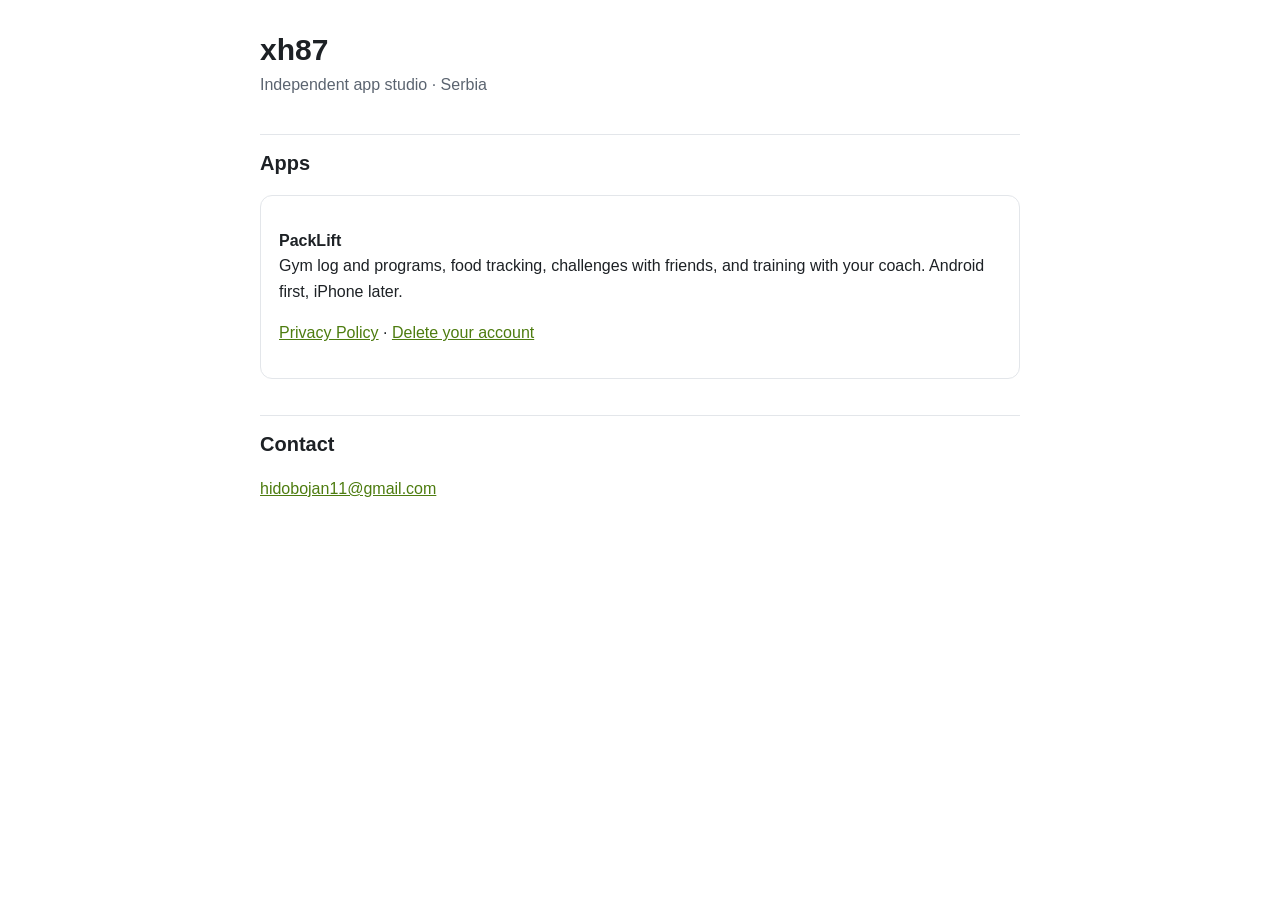
<file: index.html>
<!doctype html>
<html lang="en">
<head>
  <meta charset="utf-8">
  <meta name="viewport" content="width=device-width, initial-scale=1">
  <title>xh87 – apps</title>
  <link rel="stylesheet" href="style.css">
</head>
<body>
<main>
  <h1>xh87</h1>
  <p class="meta">Independent app studio · Serbia</p>

  <h2>Apps</h2>
  <div class="box">
    <p><strong>PackLift</strong><br>
      Gym log and programs, food tracking, challenges with friends, and training with your coach. Android first, iPhone later.</p>
    <p>
      <a href="gym-progress-tracker/privacy.html">Privacy Policy</a> ·
      <a href="gym-progress-tracker/delete-account.html">Delete your account</a>
    </p>
  </div>

  <h2>Contact</h2>
  <p><a href="mailto:hidobojan11@gmail.com">hidobojan11@gmail.com</a></p>
</main>
</body>
</html>
</file>
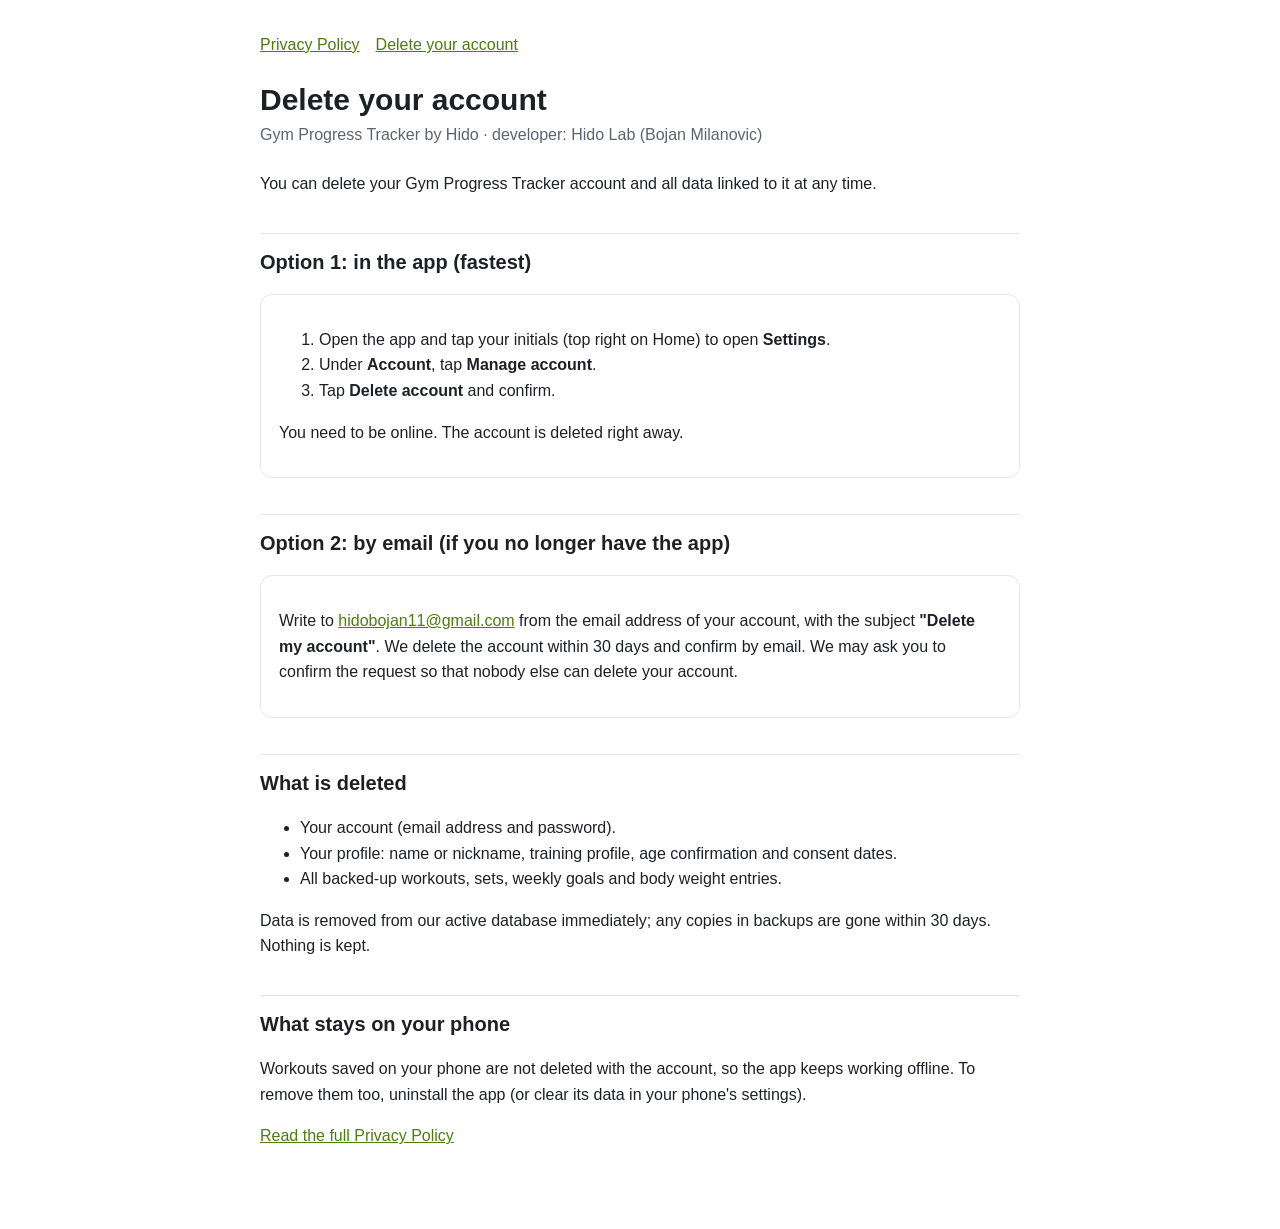
<file: delete-account.html>
<!doctype html>
<html lang="en">
<head>
  <meta charset="utf-8">
  <meta name="viewport" content="width=device-width, initial-scale=1">
  <title>Delete your account – Gym Progress Tracker by Hido</title>
  <link rel="stylesheet" href="style.css">
</head>
<body>
<main>
  <nav><a href="index.html">Privacy Policy</a><a href="delete-account.html">Delete your account</a></nav>

  <h1>Delete your account</h1>
  <p class="meta">Gym Progress Tracker by Hido · developer: Hido Lab (Bojan Milanovic)</p>

  <p>You can delete your Gym Progress Tracker account and all data linked to it at any time.</p>

  <h2>Option 1: in the app (fastest)</h2>
  <div class="box">
    <ol>
      <li>Open the app and tap your initials (top right on Home) to open <strong>Settings</strong>.</li>
      <li>Under <strong>Account</strong>, tap <strong>Manage account</strong>.</li>
      <li>Tap <strong>Delete account</strong> and confirm.</li>
    </ol>
    <p>You need to be online. The account is deleted right away.</p>
  </div>

  <h2>Option 2: by email (if you no longer have the app)</h2>
  <div class="box">
    <p>
      Write to <a href="mailto:hidobojan11@gmail.com?subject=Delete%20my%20account">hidobojan11@gmail.com</a>
      from the email address of your account, with the subject <strong>"Delete my account"</strong>.
      We delete the account within 30 days and confirm by email. We may ask you to confirm the request so that
      nobody else can delete your account.
    </p>
  </div>

  <h2>What is deleted</h2>
  <ul>
    <li>Your account (email address and password).</li>
    <li>Your profile: name or nickname, training profile, age confirmation and consent dates.</li>
    <li>All backed-up workouts, sets, weekly goals and body weight entries.</li>
  </ul>
  <p>
    Data is removed from our active database immediately; any copies in backups are gone within 30 days.
    Nothing is kept.
  </p>

  <h2>What stays on your phone</h2>
  <p>
    Workouts saved on your phone are not deleted with the account, so the app keeps working offline.
    To remove them too, uninstall the app (or clear its data in your phone's settings).
  </p>

  <p><a href="index.html">Read the full Privacy Policy</a></p>
</main>
</body>
</html>
</file>
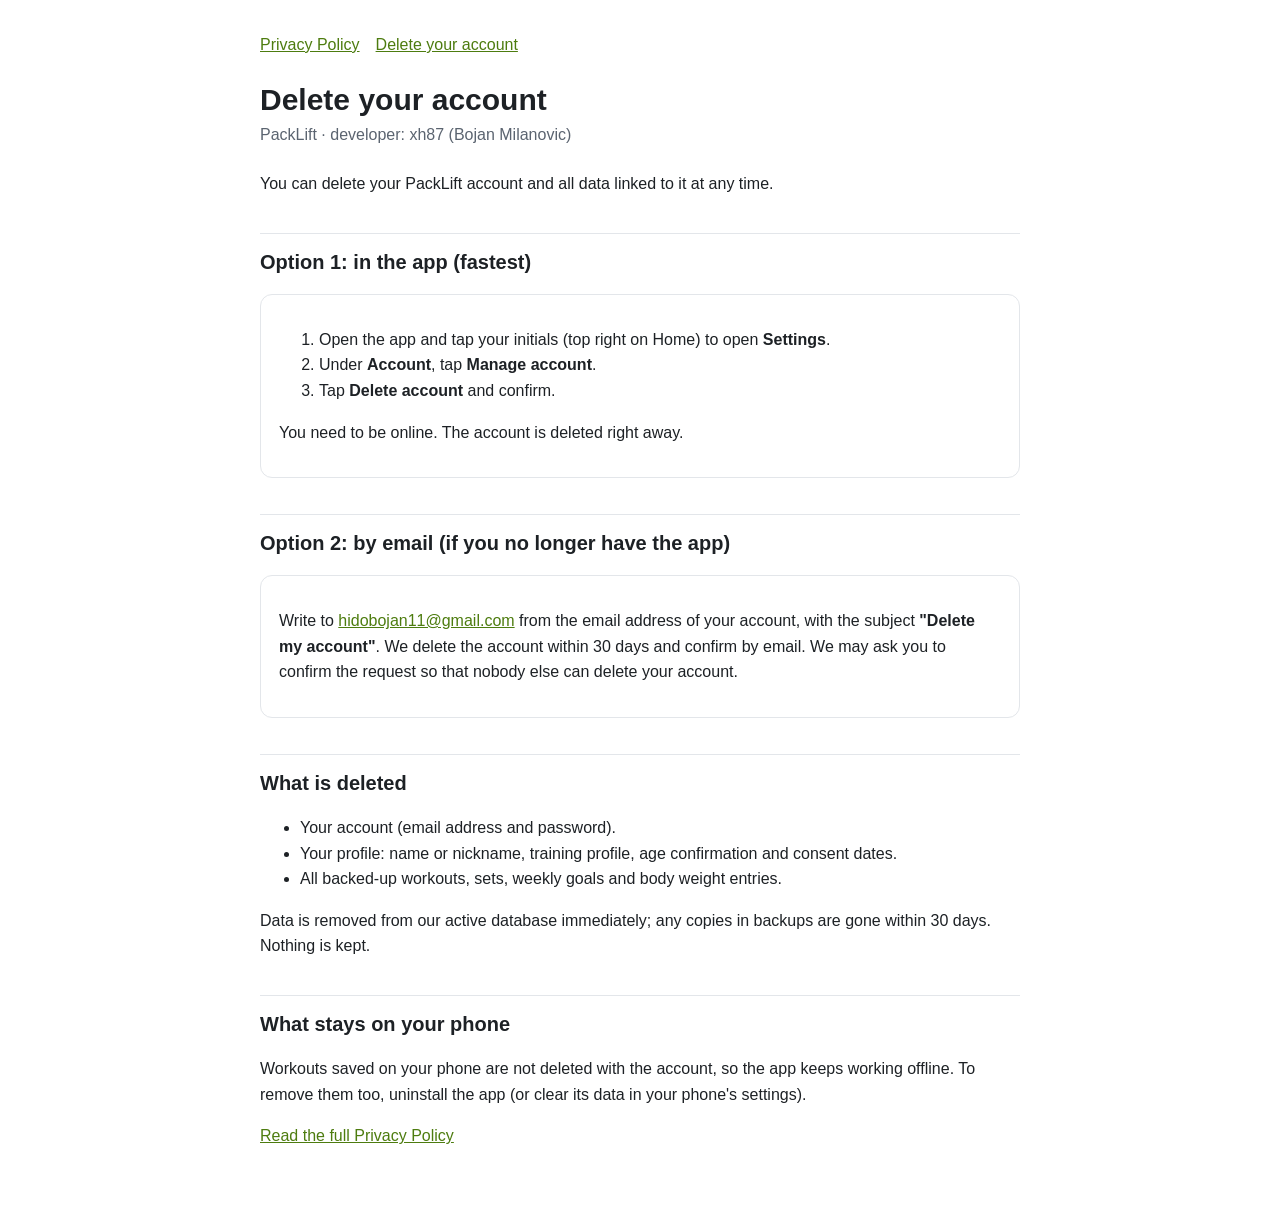
<file: gym-progress-tracker/delete-account.html>
<!doctype html>
<html lang="en">
<head>
  <meta charset="utf-8">
  <meta name="viewport" content="width=device-width, initial-scale=1">
  <title>Delete your account – PackLift</title>
  <link rel="stylesheet" href="../style.css">
</head>
<body>
<main>
  <nav><a href="privacy.html">Privacy Policy</a><a href="delete-account.html">Delete your account</a></nav>

  <h1>Delete your account</h1>
  <p class="meta">PackLift · developer: xh87 (Bojan Milanovic)</p>

  <p>You can delete your PackLift account and all data linked to it at any time.</p>

  <h2>Option 1: in the app (fastest)</h2>
  <div class="box">
    <ol>
      <li>Open the app and tap your initials (top right on Home) to open <strong>Settings</strong>.</li>
      <li>Under <strong>Account</strong>, tap <strong>Manage account</strong>.</li>
      <li>Tap <strong>Delete account</strong> and confirm.</li>
    </ol>
    <p>You need to be online. The account is deleted right away.</p>
  </div>

  <h2>Option 2: by email (if you no longer have the app)</h2>
  <div class="box">
    <p>
      Write to <a href="mailto:hidobojan11@gmail.com?subject=Delete%20my%20account">hidobojan11@gmail.com</a>
      from the email address of your account, with the subject <strong>"Delete my account"</strong>.
      We delete the account within 30 days and confirm by email. We may ask you to confirm the request so that
      nobody else can delete your account.
    </p>
  </div>

  <h2>What is deleted</h2>
  <ul>
    <li>Your account (email address and password).</li>
    <li>Your profile: name or nickname, training profile, age confirmation and consent dates.</li>
    <li>All backed-up workouts, sets, weekly goals and body weight entries.</li>
  </ul>
  <p>
    Data is removed from our active database immediately; any copies in backups are gone within 30 days.
    Nothing is kept.
  </p>

  <h2>What stays on your phone</h2>
  <p>
    Workouts saved on your phone are not deleted with the account, so the app keeps working offline.
    To remove them too, uninstall the app (or clear its data in your phone's settings).
  </p>

  <p><a href="privacy.html">Read the full Privacy Policy</a></p>
</main>
</body>
</html>
</file>
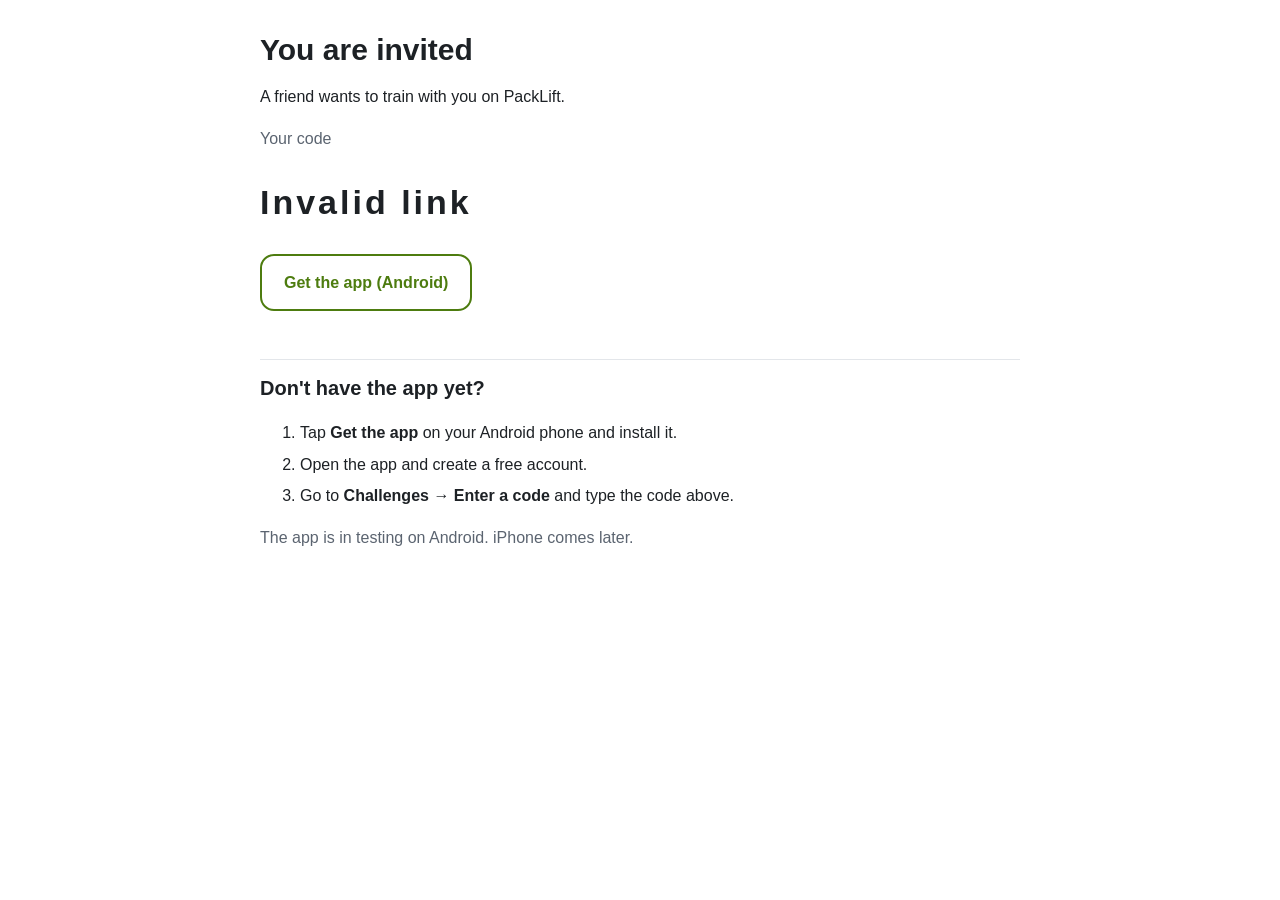
<file: gym-progress-tracker/invite.html>
<!doctype html>
<html lang="en">
<head>
  <meta charset="utf-8">
  <meta name="viewport" content="width=device-width, initial-scale=1">
  <meta name="robots" content="noindex">
  <title>Invite – PackLift</title>
  <link rel="stylesheet" href="../style.css">
  <style>
    .code { font-size: 34px; font-weight: 800; letter-spacing: 3px; margin: 8px 0 24px; }
    .button { display: inline-block; padding: 14px 22px; border-radius: 14px; background: var(--accent); color: var(--bg);
      font-weight: 700; text-decoration: none; margin: 0 8px 12px 0; }
    .button.secondary { background: transparent; color: var(--accent); border: 2px solid var(--accent); }
    ol li { margin-bottom: 6px; }
  </style>
</head>
<body>
<main>
  <h1 id="title">You are invited</h1>
  <p id="intro">A friend wants to train with you on PackLift.</p>

  <p class="meta">Your code</p>
  <p class="code" id="code">–</p>

  <p>
    <a class="button" id="open" href="#">Open in the app</a>
    <a class="button secondary" id="download" href="#">Get the app (Android)</a>
  </p>

  <h2>Don't have the app yet?</h2>
  <ol>
    <li>Tap <strong>Get the app</strong> on your Android phone and install it.</li>
    <li>Open the app and create a free account.</li>
    <li id="step3">Go to <strong>Challenges → Enter a code</strong> and type the code above.</li>
  </ol>
  <p class="meta">The app is in testing on Android. iPhone comes later.</p>
</main>
<script>
  // Download link for people without the app. Update this when the app is on Google Play.
  var DOWNLOAD_URL = 'https://expo.dev/accounts/xh87/projects/gym-app/builds/3cfa5431-f65f-4e86-b4d6-38c6058f3d36';

  // ?code=XXXX = friend invite, ?coach=XXXX = trainer invite. Shows the code as K7QM-X2PA.
  var params = new URLSearchParams(location.search);
  var isCoach = params.has('coach');
  var raw = params.get(isCoach ? 'coach' : 'code') || '';
  var code = raw.toUpperCase().replace(/[^A-Z0-9]/g, '');
  document.getElementById('download').href = DOWNLOAD_URL;
  if (isCoach) {
    document.getElementById('title').textContent = 'Your trainer invited you';
    document.getElementById('intro').textContent = 'Your trainer wants to follow your workouts on PackLift.';
    document.getElementById('step3').innerHTML = 'On Home, tap <strong>Have a code from a friend or trainer?</strong> and type the code above.';
  }
  if (/^[A-HJ-NP-Z2-9]{8}$/.test(code)) {
    document.getElementById('code').textContent = code.slice(0, 4) + '-' + code.slice(4);
    document.getElementById('open').href = 'com.hido.gymapp://' + (isCoach ? 'coach/' : 'invite/') + code;
  } else {
    document.getElementById('code').textContent = 'Invalid link';
    document.getElementById('open').style.display = 'none';
  }
</script>
</body>
</html>
</file>
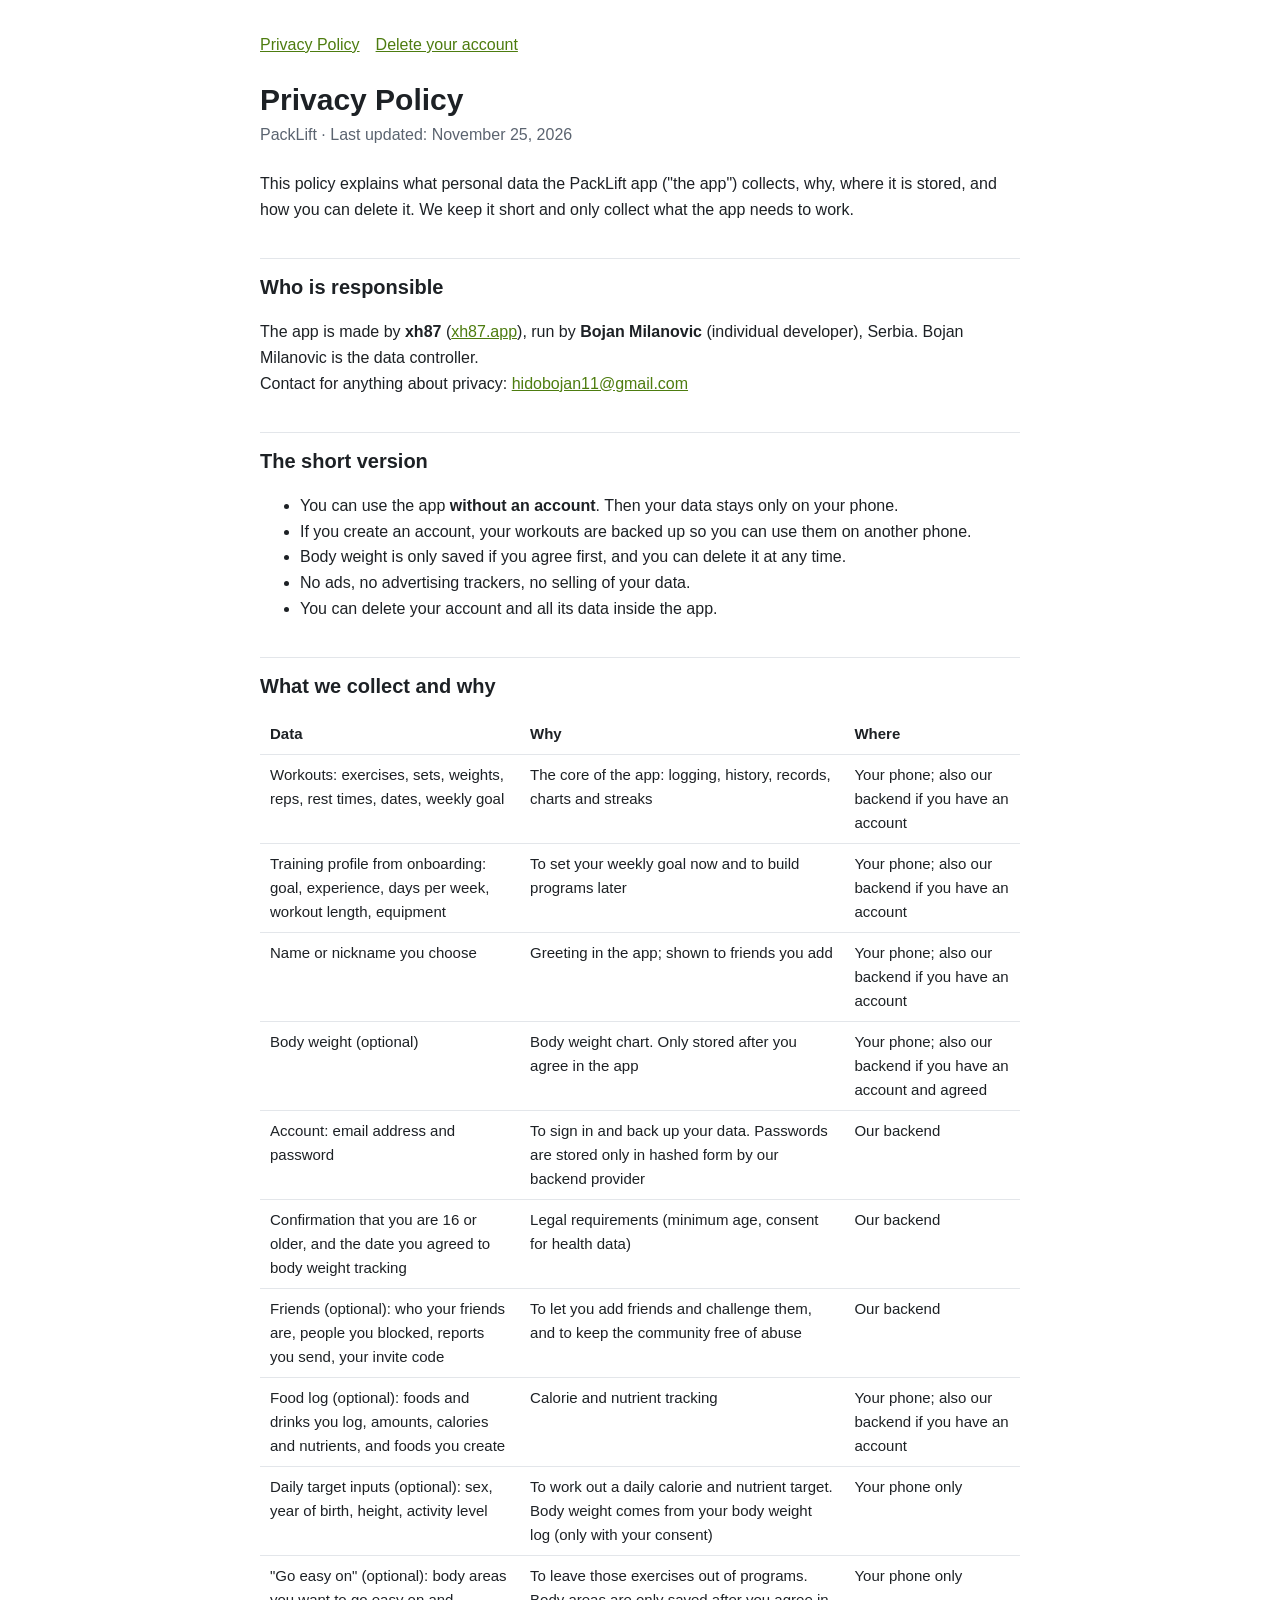
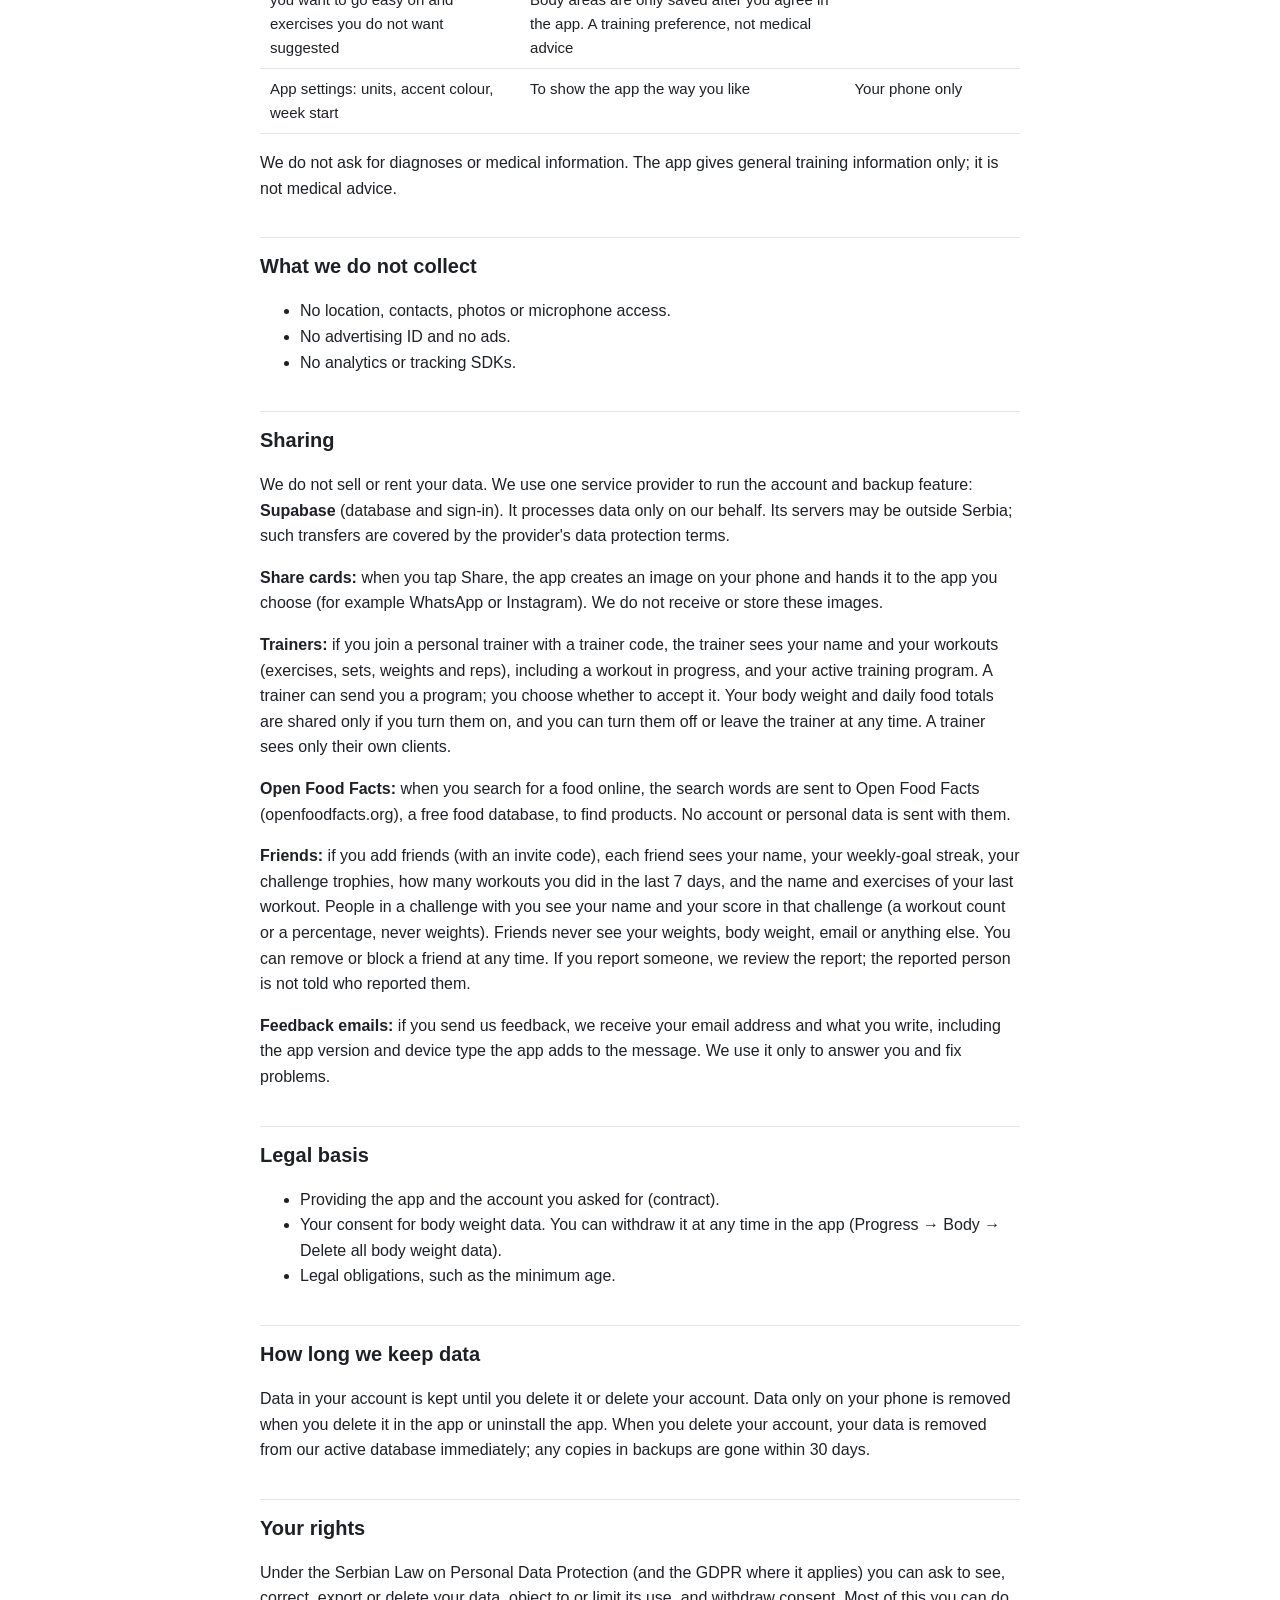
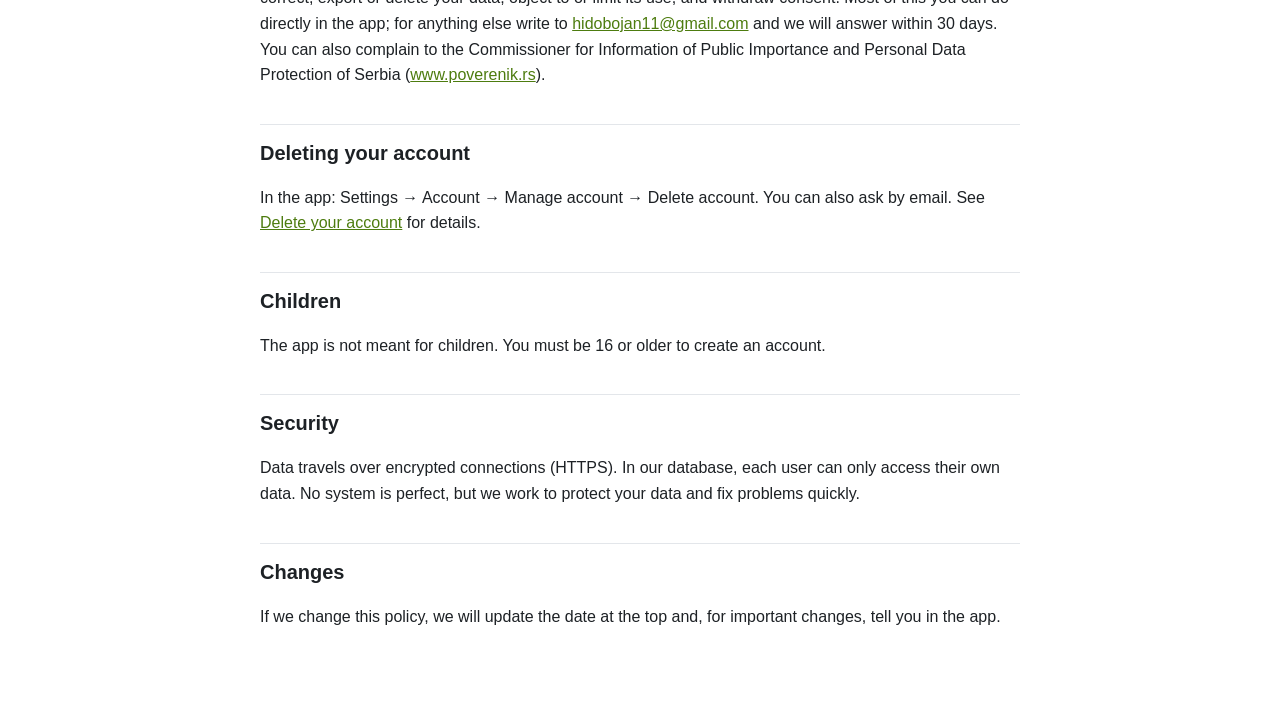
<file: gym-progress-tracker/privacy.html>
<!doctype html>
<html lang="en">
<head>
  <meta charset="utf-8">
  <meta name="viewport" content="width=device-width, initial-scale=1">
  <title>Privacy Policy – PackLift</title>
  <link rel="stylesheet" href="../style.css">
</head>
<body>
<main>
  <nav><a href="privacy.html">Privacy Policy</a><a href="delete-account.html">Delete your account</a></nav>

  <h1>Privacy Policy</h1>
  <p class="meta">PackLift · Last updated: November 25, 2026</p>

  <p>
    This policy explains what personal data the PackLift app ("the app") collects, why, where it is
    stored, and how you can delete it. We keep it short and only collect what the app needs to work.
  </p>

  <h2>Who is responsible</h2>
  <p>
    The app is made by <strong>xh87</strong> (<a href="https://xh87.app">xh87.app</a>), run by <strong>Bojan Milanovic</strong> (individual developer),
    Serbia. Bojan Milanovic is the data controller.<br>
    Contact for anything about privacy: <a href="mailto:hidobojan11@gmail.com">hidobojan11@gmail.com</a>
  </p>

  <h2>The short version</h2>
  <ul>
    <li>You can use the app <strong>without an account</strong>. Then your data stays only on your phone.</li>
    <li>If you create an account, your workouts are backed up so you can use them on another phone.</li>
    <li>Body weight is only saved if you agree first, and you can delete it at any time.</li>
    <li>No ads, no advertising trackers, no selling of your data.</li>
    <li>You can delete your account and all its data inside the app.</li>
  </ul>

  <h2>What we collect and why</h2>
  <table>
    <tr><th>Data</th><th>Why</th><th>Where</th></tr>
    <tr>
      <td>Workouts: exercises, sets, weights, reps, rest times, dates, weekly goal</td>
      <td>The core of the app: logging, history, records, charts and streaks</td>
      <td>Your phone; also our backend if you have an account</td>
    </tr>
    <tr>
      <td>Training profile from onboarding: goal, experience, days per week, workout length, equipment</td>
      <td>To set your weekly goal now and to build programs later</td>
      <td>Your phone; also our backend if you have an account</td>
    </tr>
    <tr>
      <td>Name or nickname you choose</td>
      <td>Greeting in the app; shown to friends you add</td>
      <td>Your phone; also our backend if you have an account</td>
    </tr>
    <tr>
      <td>Body weight (optional)</td>
      <td>Body weight chart. Only stored after you agree in the app</td>
      <td>Your phone; also our backend if you have an account and agreed</td>
    </tr>
    <tr>
      <td>Account: email address and password</td>
      <td>To sign in and back up your data. Passwords are stored only in hashed form by our backend provider</td>
      <td>Our backend</td>
    </tr>
    <tr>
      <td>Confirmation that you are 16 or older, and the date you agreed to body weight tracking</td>
      <td>Legal requirements (minimum age, consent for health data)</td>
      <td>Our backend</td>
    </tr>
    <tr>
      <td>Friends (optional): who your friends are, people you blocked, reports you send, your invite code</td>
      <td>To let you add friends and challenge them, and to keep the community free of abuse</td>
      <td>Our backend</td>
    </tr>
    <tr>
      <td>Food log (optional): foods and drinks you log, amounts, calories and nutrients, and foods you create</td>
      <td>Calorie and nutrient tracking</td>
      <td>Your phone; also our backend if you have an account</td>
    </tr>
    <tr>
      <td>Daily target inputs (optional): sex, year of birth, height, activity level</td>
      <td>To work out a daily calorie and nutrient target. Body weight comes from your body weight log (only with your consent)</td>
      <td>Your phone only</td>
    </tr>
    <tr>
      <td>"Go easy on" (optional): body areas you want to go easy on and exercises you do not want suggested</td>
      <td>To leave those exercises out of programs. Body areas are only saved after you agree in the app. A training preference, not medical advice</td>
      <td>Your phone only</td>
    </tr>
    <tr>
      <td>App settings: units, accent colour, week start</td>
      <td>To show the app the way you like</td>
      <td>Your phone only</td>
    </tr>
  </table>
  <p>
    We do not ask for diagnoses or medical information. The app gives general training information only;
    it is not medical advice.
  </p>

  <h2>What we do not collect</h2>
  <ul>
    <li>No location, contacts, photos or microphone access.</li>
    <li>No advertising ID and no ads.</li>
    <li>No analytics or tracking SDKs.</li>
  </ul>

  <h2>Sharing</h2>
  <p>
    We do not sell or rent your data. We use one service provider to run the account and backup feature:
    <strong>Supabase</strong> (database and sign-in). It processes data only on our behalf. Its servers may be
    outside Serbia; such transfers are covered by the provider's data protection terms.
  </p>
  <p>
    <strong>Share cards:</strong> when you tap Share, the app creates an image on your phone and hands it to the app
    you choose (for example WhatsApp or Instagram). We do not receive or store these images.
  </p>
  <p>
    <strong>Trainers:</strong> if you join a personal trainer with a trainer code, the trainer sees your name and your
    workouts (exercises, sets, weights and reps), including a workout in progress, and your active training program. A trainer can send you a program; you choose whether to accept it. Your body weight and daily food totals
    are shared only if you turn them on, and you can turn them off or leave the trainer at any time. A trainer sees only
    their own clients.
  </p>
  <p>
    <strong>Open Food Facts:</strong> when you search for a food online, the search words are sent to Open Food Facts
    (openfoodfacts.org), a free food database, to find products. No account or personal data is sent with them.
  </p>
  <p>
    <strong>Friends:</strong> if you add friends (with an invite code), each friend sees your name, your weekly-goal
    streak, your challenge trophies, how many workouts you did in the last 7 days, and the name and exercises of your last workout. People in a challenge with you see your name and your score in that challenge (a workout count or a percentage, never weights). Friends
    never see your weights, body weight, email or anything else. You can remove or block a friend at any time.
    If you report someone, we review the report; the reported person is not told who reported them.
  </p>
  <p>
    <strong>Feedback emails:</strong> if you send us feedback, we receive your email address and what you write,
    including the app version and device type the app adds to the message. We use it only to answer you and fix
    problems.
  </p>

  <h2>Legal basis</h2>
  <ul>
    <li>Providing the app and the account you asked for (contract).</li>
    <li>Your consent for body weight data. You can withdraw it at any time in the app (Progress → Body → Delete all body weight data).</li>
    <li>Legal obligations, such as the minimum age.</li>
  </ul>

  <h2>How long we keep data</h2>
  <p>
    Data in your account is kept until you delete it or delete your account. Data only on your phone is removed
    when you delete it in the app or uninstall the app. When you delete your account, your data is removed from our
    active database immediately; any copies in backups are gone within 30 days.
  </p>

  <h2>Your rights</h2>
  <p>
    Under the Serbian Law on Personal Data Protection (and the GDPR where it applies) you can ask to see, correct,
    export or delete your data, object to or limit its use, and withdraw consent. Most of this you can do directly
    in the app; for anything else write to
    <a href="mailto:hidobojan11@gmail.com">hidobojan11@gmail.com</a> and we will answer within 30 days.
    You can also complain to the Commissioner for Information of Public Importance and Personal Data Protection
    of Serbia (<a href="https://www.poverenik.rs">www.poverenik.rs</a>).
  </p>

  <h2>Deleting your account</h2>
  <p>
    In the app: Settings → Account → Manage account → Delete account. You can also ask by email.
    See <a href="delete-account.html">Delete your account</a> for details.
  </p>

  <h2>Children</h2>
  <p>The app is not meant for children. You must be 16 or older to create an account.</p>

  <h2>Security</h2>
  <p>
    Data travels over encrypted connections (HTTPS). In our database, each user can only access their own data.
    No system is perfect, but we work to protect your data and fix problems quickly.
  </p>

  <h2>Changes</h2>
  <p>
    If we change this policy, we will update the date at the top and, for important changes, tell you in the app.
  </p>
</main>
</body>
</html>
</file>
<file: style.css>
:root {
  --bg: #ffffff;
  --text: #1d2125;
  --muted: #5b6470;
  --accent: #4d7c0f;
  --border: #e3e6ea;
}

@media (prefers-color-scheme: dark) {
  :root {
    --bg: #0e1013;
    --text: #f2f4f7;
    --muted: #9aa3af;
    --accent: #b6f23b;
    --border: #2a2f37;
  }
}

* {
  box-sizing: border-box;
}

body {
  margin: 0;
  padding: 32px 20px 64px;
  background: var(--bg);
  color: var(--text);
  font: 16px/1.6 -apple-system, BlinkMacSystemFont, "Segoe UI", Roboto, Inter, Arial, sans-serif;
}

main {
  max-width: 760px;
  margin: 0 auto;
}

h1 {
  font-size: 30px;
  line-height: 1.2;
  margin: 0 0 4px;
}

h2 {
  font-size: 20px;
  margin: 36px 0 8px;
  padding-top: 12px;
  border-top: 1px solid var(--border);
}

.meta {
  color: var(--muted);
  margin: 0 0 24px;
}

a {
  color: var(--accent);
}

nav {
  margin-bottom: 24px;
  color: var(--muted);
}

nav a {
  margin-right: 16px;
}

table {
  width: 100%;
  border-collapse: collapse;
  margin: 12px 0;
  font-size: 15px;
}

th,
td {
  text-align: left;
  vertical-align: top;
  padding: 8px 10px;
  border-bottom: 1px solid var(--border);
}

.box {
  border: 1px solid var(--border);
  border-radius: 12px;
  padding: 16px 18px;
  margin: 16px 0;
}
</file>
